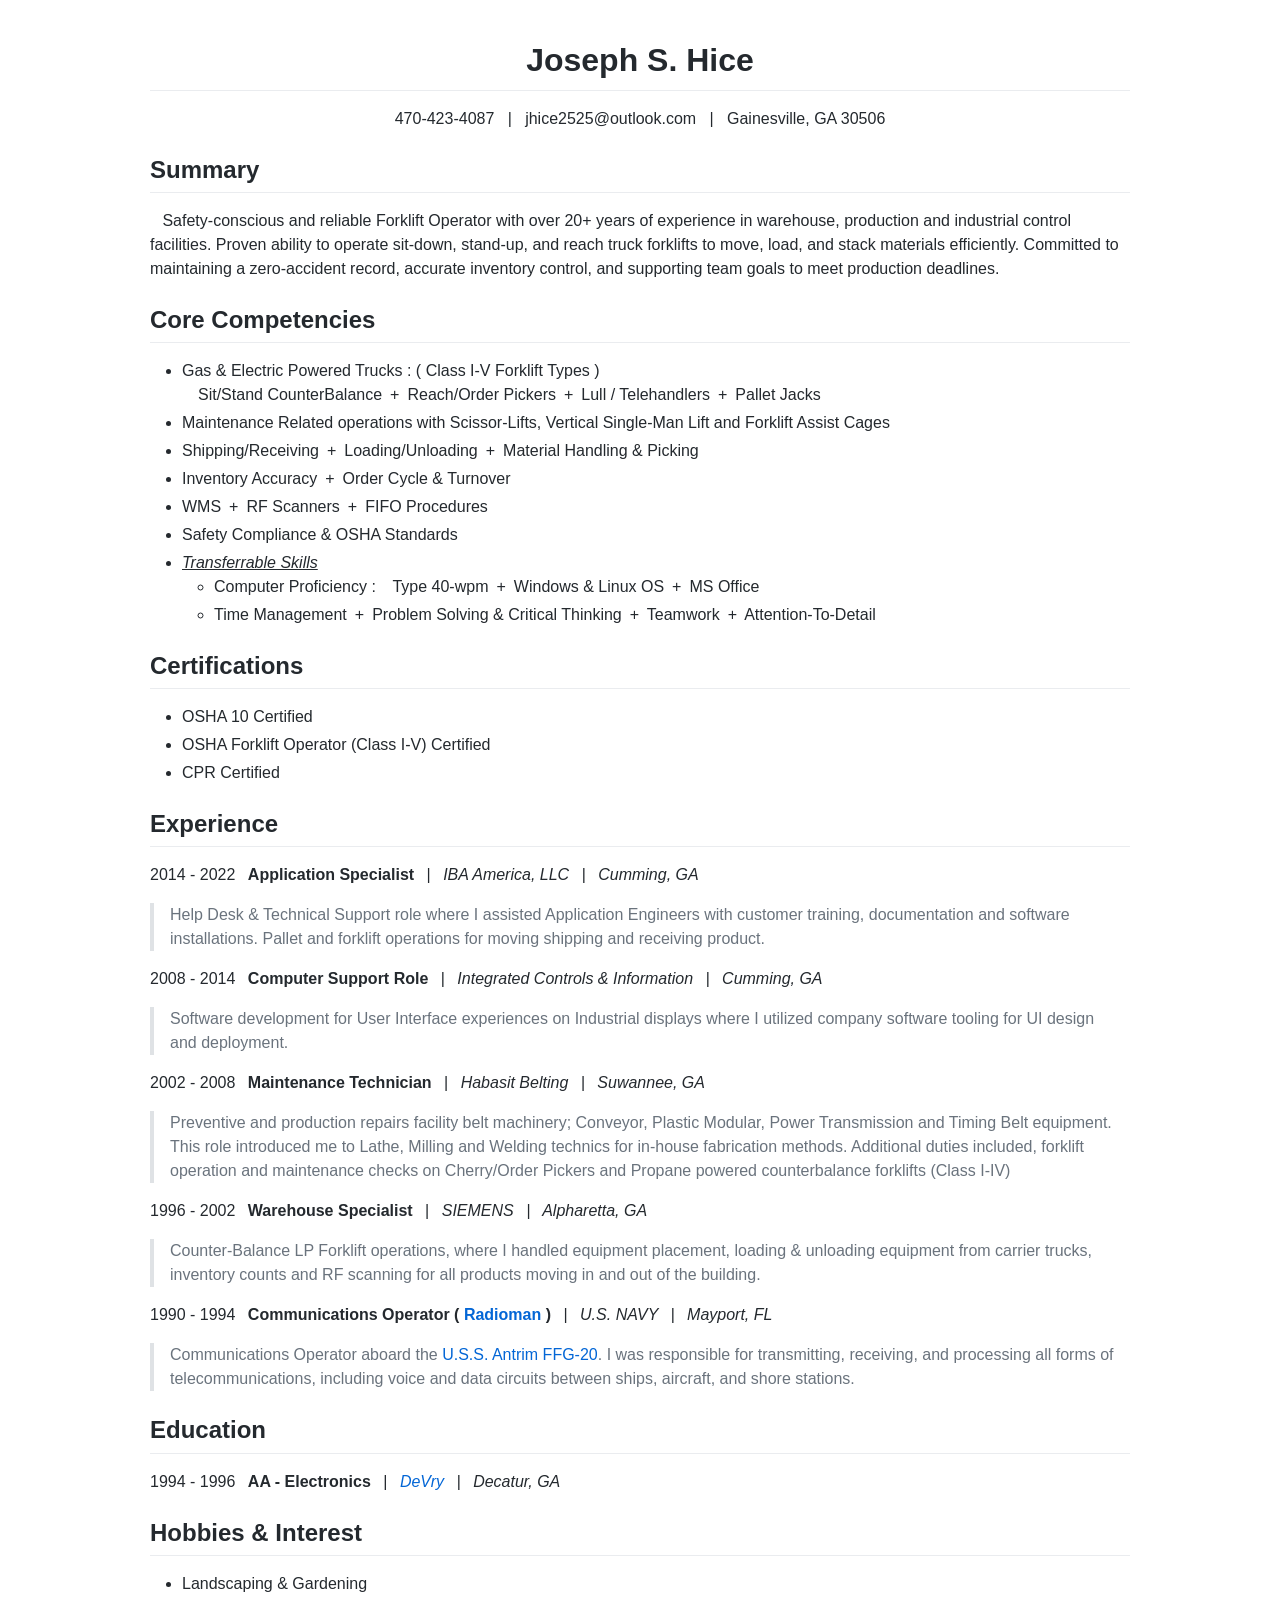
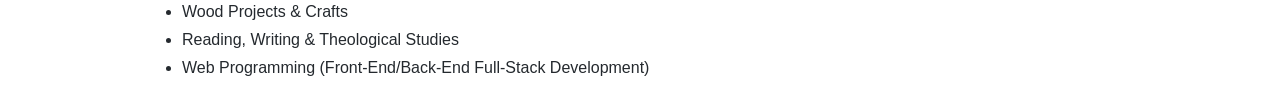
<file: afiles/2026-JH-ForkliftResume.html>
<!DOCTYPE html>
<html>
	<head>
		<meta http-equiv="Content-type" content="text/html;charset=UTF-8">
		<title>2026-JH-ForkliftResume</title>
		<style>
			/* PDF Specific */

@media print {
  body {
    min-width: initial;
    max-width: 100%;
    margin: 0 auto;
  }
}

/* General */

.octicon {
  display: inline-block;
  fill: currentColor;
  vertical-align: text-bottom;
}

.anchor {
  float: left;
  line-height: 1;
  margin-left: -20px;
  padding-right: 4px;
}

.anchor:focus {
  outline: none;
}

h1 .octicon-link,
h2 .octicon-link,
h3 .octicon-link,
h4 .octicon-link,
h5 .octicon-link,
h6 .octicon-link {
  color: #1b1f23;
  vertical-align: middle;
  visibility: hidden;
}

h1:hover .anchor,
h2:hover .anchor,
h3:hover .anchor,
h4:hover .anchor,
h5:hover .anchor,
h6:hover .anchor {
  text-decoration: none;
}

h1:hover .anchor .octicon-link,
h2:hover .anchor .octicon-link,
h3:hover .anchor .octicon-link,
h4:hover .anchor .octicon-link,
h5:hover .anchor .octicon-link,
h6:hover .anchor .octicon-link {
  visibility: visible;
}

h1:hover .anchor .octicon-link:before,
h2:hover .anchor .octicon-link:before,
h3:hover .anchor .octicon-link:before,
h4:hover .anchor .octicon-link:before,
h5:hover .anchor .octicon-link:before,
h6:hover .anchor .octicon-link:before {
  width: 16px;
  height: 16px;
  content: ' ';
  display: inline-block;
  background-image: url("data:image/svg+xml,%3Csvg xmlns='http://www.w3.org/2000/svg' viewBox='0 0 16 16' version='1.1' width='16' height='16' aria-hidden='true'%3E%3Cpath fill-rule='evenodd' d='M4 9h1v1H4c-1.5 0-3-1.69-3-3.5S2.55 3 4 3h4c1.45 0 3 1.69 3 3.5 0 1.41-.91 2.72-2 3.25V8.59c.58-.45 1-1.27 1-2.09C10 5.22 8.98 4 8 4H4c-.98 0-2 1.22-2 2.5S3 9 4 9zm9-3h-1v1h1c1 0 2 1.22 2 2.5S13.98 12 13 12H9c-.98 0-2-1.22-2-2.5 0-.83.42-1.64 1-2.09V6.25c-1.09.53-2 1.84-2 3.25C6 11.31 7.55 13 9 13h4c1.45 0 3-1.69 3-3.5S14.5 6 13 6z'%3E%3C/path%3E%3C/svg%3E");
}

body {
  -ms-text-size-adjust: 100%;
  -webkit-text-size-adjust: 100%;
  -webkit-print-color-adjust: exact;
  font-family: -apple-system, BlinkMacSystemFont, Segoe UI, Helvetica, Arial,
    sans-serif, Apple Color Emoji, Segoe UI Emoji;
  font-size: 16px;
  line-height: 1.5;
  color: #24292e;
  word-wrap: break-word;
  box-sizing: border-box;
  min-width: 200px;
  max-width: 980px;
  margin: 1rem auto;
}

details {
  display: block;
}

summary {
  display: list-item;
}

a {
  background-color: initial;
}

a:active,
a:hover {
  outline-width: 0;
}

strong {
  font-weight: inherit;
  font-weight: bolder;
}

h1 {
  font-size: 2em;
  margin: 0.67em 0;
}

img {
  border-style: none;
}

code,
kbd,
pre {
  font-family: monospace, monospace;
  font-size: 1em;
}

hr {
  box-sizing: initial;
  height: 0;
  overflow: visible;
}

input {
  font: inherit;
  margin: 0;
}

input {
  overflow: visible;
}

[type='checkbox'] {
  box-sizing: border-box;
  padding: 0;
}

* {
  box-sizing: border-box;
}

input {
  font-family: inherit;
  font-size: inherit;
  line-height: inherit;
}

a {
  color: #0366d6;
  text-decoration: none;
}

a:hover {
  text-decoration: underline;
}

strong {
  font-weight: 600;
}

hr {
  height: 0;
  margin: 15px 0;
  overflow: hidden;
  background: transparent;
  border: 0;
  border-bottom: 1px solid #dfe2e5;
}

hr:after,
hr:before {
  display: table;
  content: '';
}

hr:after {
  clear: both;
}

table {
  border-spacing: 0;
  border-collapse: collapse;
}

td,
th {
  padding: 0;
}

details summary {
  cursor: pointer;
}

kbd {
  display: inline-block;
  padding: 3px 5px;
  font: 11px SFMono-Regular, Consolas, Liberation Mono, Menlo, monospace;
  line-height: 10px;
  color: #444d56;
  vertical-align: middle;
  background-color: #fafbfc;
  border: 1px solid #d1d5da;
  border-radius: 3px;
  box-shadow: inset 0 -1px 0 #d1d5da;
}

h1,
h2,
h3,
h4,
h5,
h6 {
  margin-top: 0;
  margin-bottom: 0;
}

h1 {
  font-size: 32px;
}

h1,
h2 {
  font-weight: 600;
}

h2 {
  font-size: 24px;
}

h3 {
  font-size: 20px;
}

h3,
h4 {
  font-weight: 600;
}

h4 {
  font-size: 16px;
}

h5 {
  font-size: 14px;
}

h5,
h6 {
  font-weight: 600;
}

h6 {
  font-size: 12px;
}

p {
  margin-top: 0;
  margin-bottom: 10px;
}

blockquote {
  margin: 0;
}

ol,
ul {
  padding-left: 0;
  margin-top: 0;
  margin-bottom: 0;
}

ol ol,
ul ol {
  list-style-type: lower-roman;
}

ol ol ol,
ol ul ol,
ul ol ol,
ul ul ol {
  list-style-type: lower-alpha;
}

dd {
  margin-left: 0;
}

code,
pre {
  font-family: SFMono-Regular, Consolas, Liberation Mono, Menlo, monospace;
  font-size: 12px;
}

pre {
  margin-top: 0;
  margin-bottom: 0;
}

input::-webkit-inner-spin-button,
input::-webkit-outer-spin-button {
  margin: 0;
  -webkit-appearance: none;
  appearance: none;
}

:checked + .radio-label {
  position: relative;
  z-index: 1;
  border-color: #0366d6;
}

.border {
  border: 1px solid #e1e4e8 !important;
}

.border-0 {
  border: 0 !important;
}

.border-bottom {
  border-bottom: 1px solid #e1e4e8 !important;
}

.rounded-1 {
  border-radius: 3px !important;
}

.bg-white {
  background-color: #fff !important;
}

.bg-gray-light {
  background-color: #fafbfc !important;
}

.text-gray-light {
  color: #6a737d !important;
}

.mb-0 {
  margin-bottom: 0 !important;
}

.my-2 {
  margin-top: 8px !important;
  margin-bottom: 8px !important;
}

.pl-0 {
  padding-left: 0 !important;
}

.py-0 {
  padding-top: 0 !important;
  padding-bottom: 0 !important;
}

.pl-1 {
  padding-left: 4px !important;
}

.pl-2 {
  padding-left: 8px !important;
}

.py-2 {
  padding-top: 8px !important;
  padding-bottom: 8px !important;
}

.pl-3,
.px-3 {
  padding-left: 16px !important;
}

.px-3 {
  padding-right: 16px !important;
}

.pl-4 {
  padding-left: 24px !important;
}

.pl-5 {
  padding-left: 32px !important;
}

.pl-6 {
  padding-left: 40px !important;
}

.f6 {
  font-size: 12px !important;
}

.lh-condensed {
  line-height: 1.25 !important;
}

.text-bold {
  font-weight: 600 !important;
}

.pl-c {
  color: #6a737d;
}

.pl-c1,
.pl-s .pl-v {
  color: #005cc5;
}

.pl-e,
.pl-en {
  color: #6f42c1;
}

.pl-s .pl-s1,
.pl-smi {
  color: #24292e;
}

.pl-ent {
  color: #22863a;
}

.pl-k {
  color: #d73a49;
}

.pl-pds,
.pl-s,
.pl-s .pl-pse .pl-s1,
.pl-sr,
.pl-sr .pl-cce,
.pl-sr .pl-sra,
.pl-sr .pl-sre {
  color: #032f62;
}

.pl-smw,
.pl-v {
  color: #e36209;
}

.pl-bu {
  color: #b31d28;
}

.pl-ii {
  color: #fafbfc;
  background-color: #b31d28;
}

.pl-c2 {
  color: #fafbfc;
  background-color: #d73a49;
}

.pl-c2:before {
  content: '^M';
}

.pl-sr .pl-cce {
  font-weight: 700;
  color: #22863a;
}

.pl-ml {
  color: #735c0f;
}

.pl-mh,
.pl-mh .pl-en,
.pl-ms {
  font-weight: 700;
  color: #005cc5;
}

.pl-mi {
  font-style: italic;
  color: #24292e;
}

.pl-mb {
  font-weight: 700;
  color: #24292e;
}

.pl-md {
  color: #b31d28;
  background-color: #ffeef0;
}

.pl-mi1 {
  color: #22863a;
  background-color: #f0fff4;
}

.pl-mc {
  color: #e36209;
  background-color: #ffebda;
}

.pl-mi2 {
  color: #f6f8fa;
  background-color: #005cc5;
}

.pl-mdr {
  font-weight: 700;
  color: #6f42c1;
}

.pl-ba {
  color: #586069;
}

.pl-sg {
  color: #959da5;
}

.pl-corl {
  text-decoration: underline;
  color: #032f62;
}

.mb-0 {
  margin-bottom: 0 !important;
}

.my-2 {
  margin-bottom: 8px !important;
}

.my-2 {
  margin-top: 8px !important;
}

.pl-0 {
  padding-left: 0 !important;
}

.py-0 {
  padding-top: 0 !important;
  padding-bottom: 0 !important;
}

.pl-1 {
  padding-left: 4px !important;
}

.pl-2 {
  padding-left: 8px !important;
}

.py-2 {
  padding-top: 8px !important;
  padding-bottom: 8px !important;
}

.pl-3 {
  padding-left: 16px !important;
}

.pl-4 {
  padding-left: 24px !important;
}

.pl-5 {
  padding-left: 32px !important;
}

.pl-6 {
  padding-left: 40px !important;
}

.pl-7 {
  padding-left: 48px !important;
}

.pl-8 {
  padding-left: 64px !important;
}

.pl-9 {
  padding-left: 80px !important;
}

.pl-10 {
  padding-left: 96px !important;
}

.pl-11 {
  padding-left: 112px !important;
}

.pl-12 {
  padding-left: 128px !important;
}

hr {
  border-bottom-color: #eee;
}

kbd {
  display: inline-block;
  padding: 3px 5px;
  font: 11px SFMono-Regular, Consolas, Liberation Mono, Menlo, monospace;
  line-height: 10px;
  color: #444d56;
  vertical-align: middle;
  background-color: #fafbfc;
  border: 1px solid #d1d5da;
  border-radius: 3px;
  box-shadow: inset 0 -1px 0 #d1d5da;
}

body:after,
body:before {
  display: table;
  content: '';
}

body:after {
  clear: both;
}

body > :first-child {
  margin-top: 0 !important;
}

body > :last-child {
  margin-bottom: 0 !important;
}

a:not([href]) {
  color: inherit;
  text-decoration: none;
}

blockquote,
details,
dl,
ol,
p,
pre,
table,
ul {
  margin-top: 0;
  margin-bottom: 16px;
}

hr {
  height: 0.25em;
  padding: 0;
  margin: 24px 0;
  background-color: #e1e4e8;
  border: 0;
}

blockquote {
  padding: 0 1em;
  color: #6a737d;
  border-left: 0.25em solid #dfe2e5;
}

blockquote > :first-child {
  margin-top: 0;
}

blockquote > :last-child {
  margin-bottom: 0;
}

h1,
h2,
h3,
h4,
h5,
h6 {
  margin-top: 24px;
  margin-bottom: 16px;
  font-weight: 600;
  line-height: 1.25;
}

h1 {
  font-size: 2em;
}

h1,
h2 {
  padding-bottom: 0.3em;
  border-bottom: 1px solid #eaecef;
}

h2 {
  font-size: 1.5em;
}

h3 {
  font-size: 1.25em;
}

h4 {
  font-size: 1em;
}

h5 {
  font-size: 0.875em;
}

h6 {
  font-size: 0.85em;
  color: #6a737d;
}

ol,
ul {
  padding-left: 2em;
}

ol ol,
ol ul,
ul ol,
ul ul {
  margin-top: 0;
  margin-bottom: 0;
}

li {
  word-wrap: break-all;
}

li > p {
  margin-top: 16px;
}

li + li {
  margin-top: 0.25em;
}

dl {
  padding: 0;
}

dl dt {
  padding: 0;
  margin-top: 16px;
  font-size: 1em;
  font-style: italic;
  font-weight: 600;
}

dl dd {
  padding: 0 16px;
  margin-bottom: 16px;
}

table {
  display: block;
  width: 100%;
  overflow: auto;
}

table th {
  font-weight: 600;
}

table td,
table th {
  padding: 6px 13px;
  border: 1px solid #dfe2e5;
}

table tr {
  background-color: #fff;
  border-top: 1px solid #c6cbd1;
}

table tr:nth-child(2n) {
  background-color: #f6f8fa;
}

img {
  max-width: 80%;
  box-sizing: initial;
  display: block;
  margin-left: auto;
  margin-right: auto;
  background-color: #fff;
}

code {
  padding: 0.2em 0.4em;
  margin: 0;
  font-size: 85%;
  background-color: rgba(27, 31, 35, 0.05);
  border-radius: 3px;
}

pre {
  word-wrap: normal;
}

pre > code {
  padding: 0;
  margin: 0;
  font-size: 100%;
  word-break: normal;
  white-space: pre;
  background: transparent;
  border: 0;
}

.hljs {
  display: block;
  overflow-x: auto;
  padding: 0.5em;
  color: #333;
  -webkit-print-color-adjust: exact;
  background: #f8f8f8;
}

.hljs pre {
  margin-bottom: 0;
  word-break: normal;
}

.hljs pre,
pre {
  padding: 16px;
  overflow: auto;
  font-size: 85%;
  line-height: 1.45;
  background-color: #f6f8fa;
  -webkit-print-color-adjust: exact;

  border-radius: 3px;
}

pre code {
  display: inline;
  max-width: auto;
  padding: 0;
  margin: 0;
  overflow: visible;
  line-height: inherit;
  word-wrap: normal;
  background-color: initial;
  border: 0;
}

.commit-tease-sha {
  display: inline-block;
  font-family: SFMono-Regular, Consolas, Liberation Mono, Menlo, monospace;
  font-size: 90%;
  color: #444d56;
}

.full-commit .btn-outline:not(:disabled):hover {
  color: #005cc5;
  border-color: #005cc5;
}

.blob-wrapper {
  overflow-x: auto;
  overflow-y: hidden;
}

.blob-wrapper-embedded {
  max-height: 240px;
  overflow-y: auto;
}

.blob-num {
  width: 1%;
  min-width: 50px;
  padding-right: 10px;
  padding-left: 10px;
  font-family: SFMono-Regular, Consolas, Liberation Mono, Menlo, monospace;
  font-size: 12px;
  line-height: 20px;
  color: rgba(27, 31, 35, 0.3);
  text-align: right;
  white-space: nowrap;
  vertical-align: top;
  cursor: pointer;
  -webkit-user-select: none;
  -moz-user-select: none;
  -ms-user-select: none;
  user-select: none;
}

.blob-num:hover {
  color: rgba(27, 31, 35, 0.6);
}

.blob-num:before {
  content: attr(data-line-number);
}

.blob-code {
  position: relative;
  padding-right: 10px;
  padding-left: 10px;
  line-height: 20px;
  vertical-align: top;
}

.blob-code-inner {
  overflow: visible;
  font-family: SFMono-Regular, Consolas, Liberation Mono, Menlo, monospace;
  font-size: 12px;
  color: #24292e;
  word-wrap: normal;
  white-space: pre;
}

.pl-token.active,
.pl-token:hover {
  cursor: pointer;
  background: #ffea7f;
}

.tab-size[data-tab-size='1'] {
  -moz-tab-size: 1;
  tab-size: 1;
}

.tab-size[data-tab-size='2'] {
  -moz-tab-size: 2;
  tab-size: 2;
}

.tab-size[data-tab-size='3'] {
  -moz-tab-size: 3;
  tab-size: 3;
}

.tab-size[data-tab-size='4'] {
  -moz-tab-size: 4;
  tab-size: 4;
}

.tab-size[data-tab-size='5'] {
  -moz-tab-size: 5;
  tab-size: 5;
}

.tab-size[data-tab-size='6'] {
  -moz-tab-size: 6;
  tab-size: 6;
}

.tab-size[data-tab-size='7'] {
  -moz-tab-size: 7;
  tab-size: 7;
}

.tab-size[data-tab-size='8'] {
  -moz-tab-size: 8;
  tab-size: 8;
}

.tab-size[data-tab-size='9'] {
  -moz-tab-size: 9;
  tab-size: 9;
}

.tab-size[data-tab-size='10'] {
  -moz-tab-size: 10;
  tab-size: 10;
}

.tab-size[data-tab-size='11'] {
  -moz-tab-size: 11;
  tab-size: 11;
}

.tab-size[data-tab-size='12'] {
  -moz-tab-size: 12;
  tab-size: 12;
}

.task-list-item {
  list-style-type: none;
}

.task-list-item + .task-list-item {
  margin-top: 3px;
}

.task-list-item input {
  margin: 0 0.2em 0.25em -1.6em;
  vertical-align: middle;
}
/*
github.com style (c) Vasily Polovnyov <vast@whiteants.net>
*/
  
  .hljs-comment,
  .hljs-quote {
    color: #998;
    font-style: italic;
  }
  
  .hljs-keyword,
  .hljs-selector-tag,
  .hljs-subst {
    color: #333;
    font-weight: bold;
  }
  
  .hljs-number,
  .hljs-literal,
  .hljs-variable,
  .hljs-template-variable,
  .hljs-tag .hljs-attr {
    color: #008080;
  }
  
  .hljs-string,
  .hljs-doctag {
    color: #d14;
  }
  
  .hljs-title,
  .hljs-section,
  .hljs-selector-id {
    color: #900;
    font-weight: bold;
  }
  
  .hljs-subst {
    font-weight: normal;
  }
  
  .hljs-type,
  .hljs-class .hljs-title {
    color: #458;
    font-weight: bold;
  }
  
  .hljs-tag,
  .hljs-name,
  .hljs-attribute {
    color: #000080;
    font-weight: normal;
  }
  
  .hljs-regexp,
  .hljs-link {
    color: #009926;
  }
  
  .hljs-symbol,
  .hljs-bullet {
    color: #990073;
  }
  
  .hljs-built_in,
  .hljs-builtin-name {
    color: #0086b3;
  }
  
  .hljs-meta {
    color: #999;
    font-weight: bold;
  }
  
  .hljs-deletion {
    background: #fdd;
  }
  
  .hljs-addition {
    background: #dfd;
  }
  
  .hljs-emphasis {
    font-style: italic;
  }
  
  .hljs-strong {
    font-weight: bold;
  }
		</style>
	</head>
	<body>
		<nav id="table-of-contents">
			
		</nav>
		<main>
			<div id="header" style="text-align:center">
<h1> Joseph S. Hice </h1>
<p>470-423-4087 &nbsp;&nbsp;|&nbsp;&nbsp; jhice2525@outlook.com &nbsp;&nbsp;|&nbsp;&nbsp; Gainesville, GA 30506</p><p>
</p></div>
<h2 id="summary" tabindex="-1"><a class="anchor" href="#summary" aria-hidden="true"><span class="octicon octicon-link"></span></a> Summary</h2>
<p>  Safety-conscious and reliable Forklift Operator with over 20+ years of experience in warehouse, production and industrial control facilities. Proven ability to operate sit-down, stand-up, and reach truck forklifts to move, load, and stack materials efficiently. Committed to maintaining a zero-accident record, accurate inventory control, and supporting team goals to meet production deadlines.</p>
<h2 id="core-competencies" tabindex="-1"><a class="anchor" href="#core-competencies" aria-hidden="true"><span class="octicon octicon-link"></span></a> Core Competencies</h2>
<ul>
<li>Gas &amp; Electric Powered Trucks :  ( Class I-V Forklift Types )<br>
 Sit/Stand CounterBalance + Reach/Order Pickers + Lull / Telehandlers + Pallet Jacks</li>
<li>Maintenance Related operations with Scissor-Lifts, Vertical Single-Man Lift and Forklift Assist Cages</li>
<li>Shipping/Receiving + Loading/Unloading + Material Handling &amp; Picking</li>
<li>Inventory Accuracy + Order Cycle &amp; Turnover</li>
<li>WMS + RF Scanners + FIFO Procedures</li>
<li>Safety Compliance &amp; OSHA Standards</li>
<li><ins><em>Transferrable Skills</em></ins>
<ul>
<li>Computer Proficiency :   Type 40-wpm + Windows &amp; Linux OS + MS Office</li>
<li>Time Management + Problem Solving &amp; Critical Thinking + Teamwork + Attention-To-Detail</li>
</ul>
</li>
</ul>
<h2 id="certifications" tabindex="-1"><a class="anchor" href="#certifications" aria-hidden="true"><span class="octicon octicon-link"></span></a> Certifications</h2>
<ul>
<li>OSHA 10 Certified</li>
<li>OSHA Forklift Operator (Class I-V) Certified</li>
<li>CPR Certified</li>
</ul>
<h2 id="experience" tabindex="-1"><a class="anchor" href="#experience" aria-hidden="true"><span class="octicon octicon-link"></span></a> Experience</h2>
<p>2014 - 2022   <strong>Application Specialist</strong>  |  <em>IBA America, LLC  |  Cumming, GA</em></p>
<blockquote>
<p>Help Desk &amp; Technical Support role where I assisted Application Engineers with customer training, documentation and software installations. Pallet and forklift operations for moving shipping and receiving product.</p>
</blockquote>
<p>2008 - 2014   <strong>Computer Support Role</strong>  |  <em>Integrated Controls &amp; Information  |  Cumming, GA</em></p>
<blockquote>
<p>Software development for User Interface experiences on Industrial displays where I utilized company software tooling for UI design and deployment.</p>
</blockquote>
<p>2002 - 2008   <strong>Maintenance Technician</strong>  |  <em>Habasit Belting  |  Suwannee, GA</em></p>
<blockquote>
<p>Preventive and production repairs facility belt machinery; Conveyor, Plastic Modular, Power Transmission and Timing Belt equipment. This role introduced me to Lathe, Milling and Welding technics for in-house fabrication methods. Additional duties included, forklift operation and maintenance checks on Cherry/Order Pickers and Propane powered counterbalance forklifts (Class I-IV)</p>
</blockquote>
<p>1996 - 2002   <strong>Warehouse Specialist</strong>  |  <em>SIEMENS  |  Alpharetta, GA</em></p>
<blockquote>
<p>Counter-Balance LP Forklift operations, where I handled equipment placement, loading &amp; unloading equipment from carrier trucks, inventory counts and RF scanning for all products moving in and out of the building.</p>
</blockquote>
<p>1990 - 1994   <strong>Communications Operator ( <a href="https://en.wikipedia.org/wiki/Radioman">Radioman</a> )</strong>  |  <em>U.S. NAVY  |  Mayport, FL</em></p>
<blockquote>
<p>Communications Operator aboard the <a href="https://en.wikipedia.org/wiki/USS_Antrim_(FFG-20)">U.S.S. Antrim FFG-20</a>. I was responsible for transmitting, receiving, and processing all forms of telecommunications, including voice and data circuits between ships, aircraft, and shore stations.</p>
</blockquote>
<h2 id="education" tabindex="-1"><a class="anchor" href="#education" aria-hidden="true"><span class="octicon octicon-link"></span></a> Education</h2>
<p>1994 - 1996   <strong>AA - Electronics</strong>  |  <em><a href="https://www.devry.edu/about/campus-locations/georgia/decatur.html">DeVry</a>  |  Decatur, GA</em></p>
<h2 id="hobbies-interest" tabindex="-1"><a class="anchor" href="#hobbies-interest" aria-hidden="true"><span class="octicon octicon-link"></span></a> Hobbies &amp; Interest</h2>
<ul>
<li>Landscaping &amp; Gardening</li>
<li>Wood Projects &amp; Crafts</li>
<li>Reading, Writing &amp; Theological Studies</li>
<li>Web Programming (Front-End/Back-End Full-Stack Development)</li>
</ul>

		</main>
	</body>
</html>
</file>
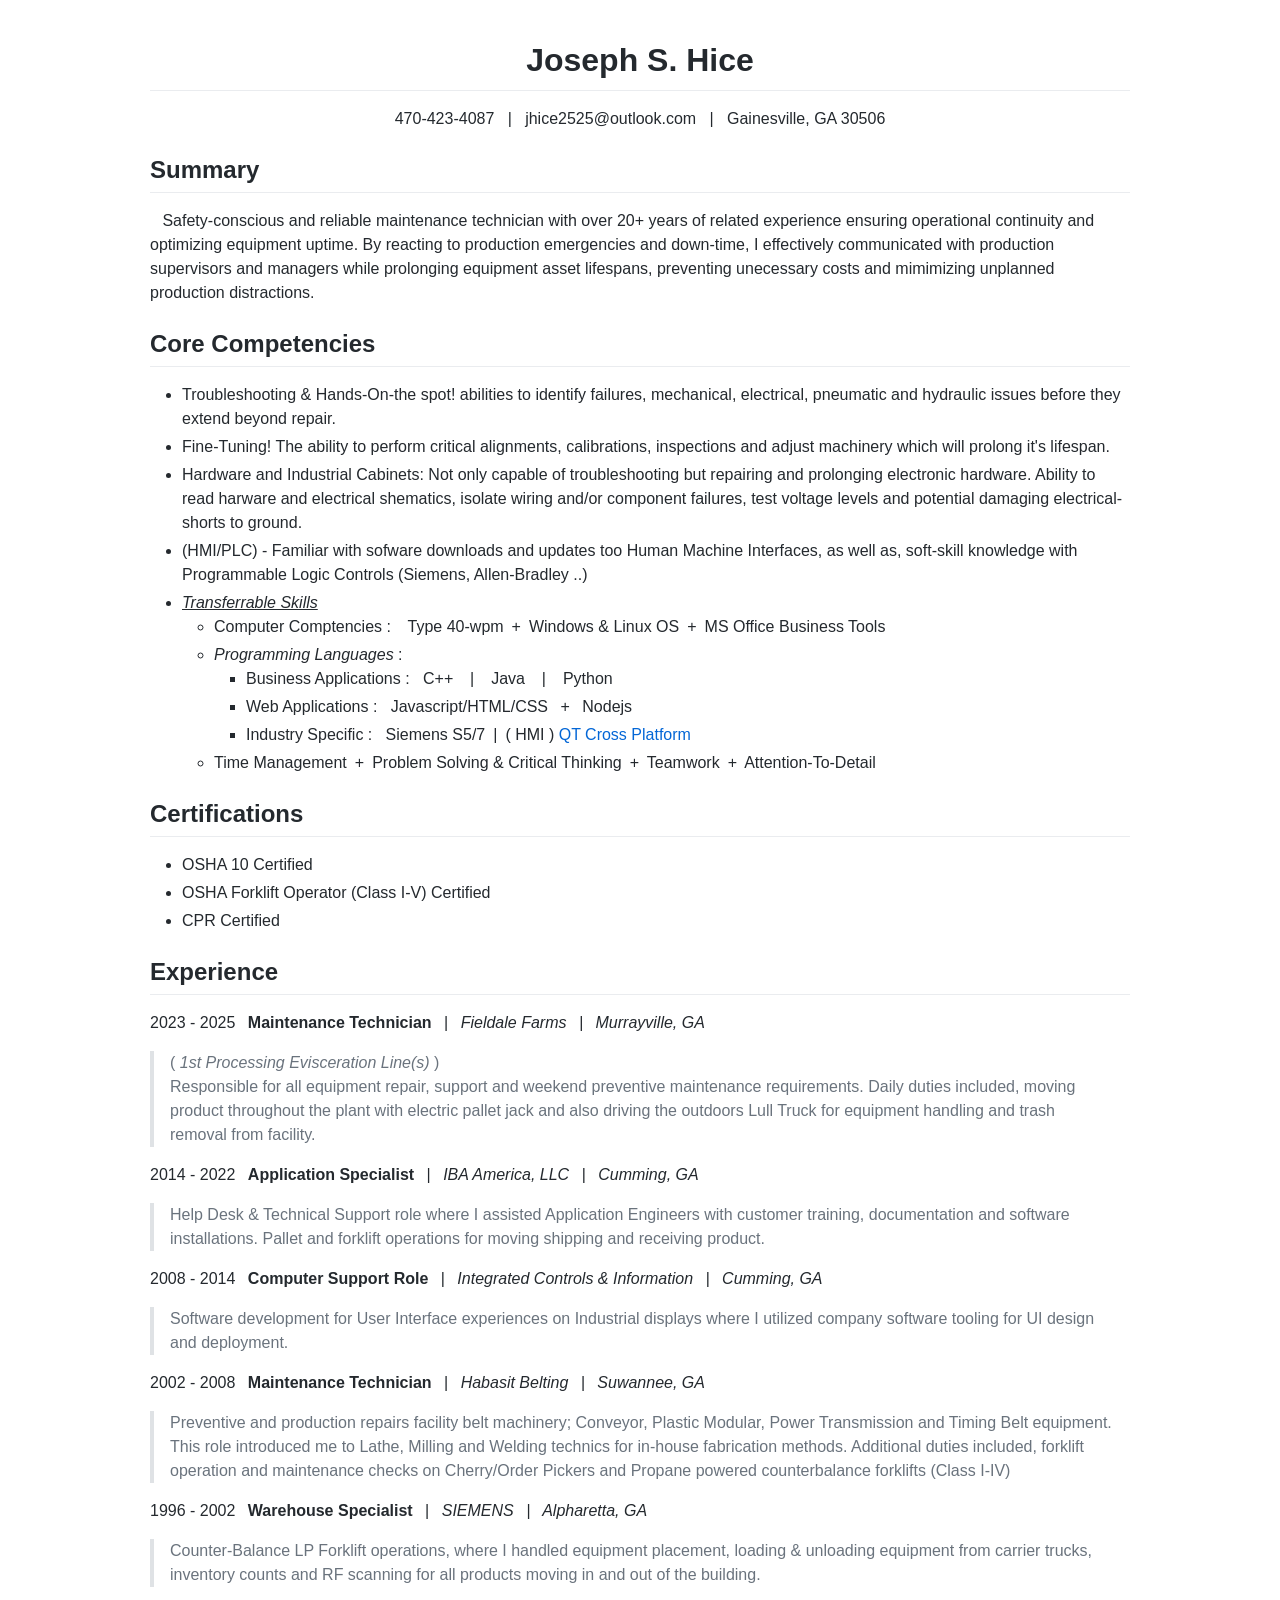
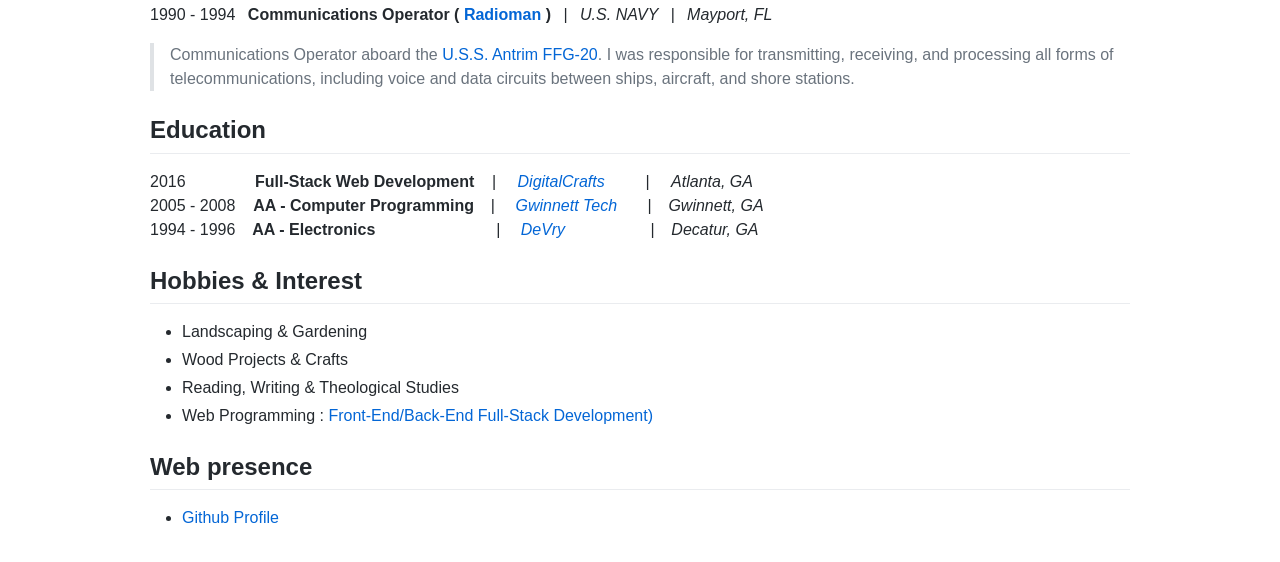
<file: afiles/2026-JH-PoultryMaint-Resume.html>
<!DOCTYPE html>
<html>
	<head>
		<meta http-equiv="Content-type" content="text/html;charset=UTF-8">
		<title>2026-JH-PoultryMaint-Resume</title>
		<style>
			/* PDF Specific */

@media print {
  body {
    min-width: initial;
    max-width: 100%;
    margin: 0 auto;
  }
}

/* General */

.octicon {
  display: inline-block;
  fill: currentColor;
  vertical-align: text-bottom;
}

.anchor {
  float: left;
  line-height: 1;
  margin-left: -20px;
  padding-right: 4px;
}

.anchor:focus {
  outline: none;
}

h1 .octicon-link,
h2 .octicon-link,
h3 .octicon-link,
h4 .octicon-link,
h5 .octicon-link,
h6 .octicon-link {
  color: #1b1f23;
  vertical-align: middle;
  visibility: hidden;
}

h1:hover .anchor,
h2:hover .anchor,
h3:hover .anchor,
h4:hover .anchor,
h5:hover .anchor,
h6:hover .anchor {
  text-decoration: none;
}

h1:hover .anchor .octicon-link,
h2:hover .anchor .octicon-link,
h3:hover .anchor .octicon-link,
h4:hover .anchor .octicon-link,
h5:hover .anchor .octicon-link,
h6:hover .anchor .octicon-link {
  visibility: visible;
}

h1:hover .anchor .octicon-link:before,
h2:hover .anchor .octicon-link:before,
h3:hover .anchor .octicon-link:before,
h4:hover .anchor .octicon-link:before,
h5:hover .anchor .octicon-link:before,
h6:hover .anchor .octicon-link:before {
  width: 16px;
  height: 16px;
  content: ' ';
  display: inline-block;
  background-image: url("data:image/svg+xml,%3Csvg xmlns='http://www.w3.org/2000/svg' viewBox='0 0 16 16' version='1.1' width='16' height='16' aria-hidden='true'%3E%3Cpath fill-rule='evenodd' d='M4 9h1v1H4c-1.5 0-3-1.69-3-3.5S2.55 3 4 3h4c1.45 0 3 1.69 3 3.5 0 1.41-.91 2.72-2 3.25V8.59c.58-.45 1-1.27 1-2.09C10 5.22 8.98 4 8 4H4c-.98 0-2 1.22-2 2.5S3 9 4 9zm9-3h-1v1h1c1 0 2 1.22 2 2.5S13.98 12 13 12H9c-.98 0-2-1.22-2-2.5 0-.83.42-1.64 1-2.09V6.25c-1.09.53-2 1.84-2 3.25C6 11.31 7.55 13 9 13h4c1.45 0 3-1.69 3-3.5S14.5 6 13 6z'%3E%3C/path%3E%3C/svg%3E");
}

body {
  -ms-text-size-adjust: 100%;
  -webkit-text-size-adjust: 100%;
  -webkit-print-color-adjust: exact;
  font-family: -apple-system, BlinkMacSystemFont, Segoe UI, Helvetica, Arial,
    sans-serif, Apple Color Emoji, Segoe UI Emoji;
  font-size: 16px;
  line-height: 1.5;
  color: #24292e;
  word-wrap: break-word;
  box-sizing: border-box;
  min-width: 200px;
  max-width: 980px;
  margin: 1rem auto;
}

details {
  display: block;
}

summary {
  display: list-item;
}

a {
  background-color: initial;
}

a:active,
a:hover {
  outline-width: 0;
}

strong {
  font-weight: inherit;
  font-weight: bolder;
}

h1 {
  font-size: 2em;
  margin: 0.67em 0;
}

img {
  border-style: none;
}

code,
kbd,
pre {
  font-family: monospace, monospace;
  font-size: 1em;
}

hr {
  box-sizing: initial;
  height: 0;
  overflow: visible;
}

input {
  font: inherit;
  margin: 0;
}

input {
  overflow: visible;
}

[type='checkbox'] {
  box-sizing: border-box;
  padding: 0;
}

* {
  box-sizing: border-box;
}

input {
  font-family: inherit;
  font-size: inherit;
  line-height: inherit;
}

a {
  color: #0366d6;
  text-decoration: none;
}

a:hover {
  text-decoration: underline;
}

strong {
  font-weight: 600;
}

hr {
  height: 0;
  margin: 15px 0;
  overflow: hidden;
  background: transparent;
  border: 0;
  border-bottom: 1px solid #dfe2e5;
}

hr:after,
hr:before {
  display: table;
  content: '';
}

hr:after {
  clear: both;
}

table {
  border-spacing: 0;
  border-collapse: collapse;
}

td,
th {
  padding: 0;
}

details summary {
  cursor: pointer;
}

kbd {
  display: inline-block;
  padding: 3px 5px;
  font: 11px SFMono-Regular, Consolas, Liberation Mono, Menlo, monospace;
  line-height: 10px;
  color: #444d56;
  vertical-align: middle;
  background-color: #fafbfc;
  border: 1px solid #d1d5da;
  border-radius: 3px;
  box-shadow: inset 0 -1px 0 #d1d5da;
}

h1,
h2,
h3,
h4,
h5,
h6 {
  margin-top: 0;
  margin-bottom: 0;
}

h1 {
  font-size: 32px;
}

h1,
h2 {
  font-weight: 600;
}

h2 {
  font-size: 24px;
}

h3 {
  font-size: 20px;
}

h3,
h4 {
  font-weight: 600;
}

h4 {
  font-size: 16px;
}

h5 {
  font-size: 14px;
}

h5,
h6 {
  font-weight: 600;
}

h6 {
  font-size: 12px;
}

p {
  margin-top: 0;
  margin-bottom: 10px;
}

blockquote {
  margin: 0;
}

ol,
ul {
  padding-left: 0;
  margin-top: 0;
  margin-bottom: 0;
}

ol ol,
ul ol {
  list-style-type: lower-roman;
}

ol ol ol,
ol ul ol,
ul ol ol,
ul ul ol {
  list-style-type: lower-alpha;
}

dd {
  margin-left: 0;
}

code,
pre {
  font-family: SFMono-Regular, Consolas, Liberation Mono, Menlo, monospace;
  font-size: 12px;
}

pre {
  margin-top: 0;
  margin-bottom: 0;
}

input::-webkit-inner-spin-button,
input::-webkit-outer-spin-button {
  margin: 0;
  -webkit-appearance: none;
  appearance: none;
}

:checked + .radio-label {
  position: relative;
  z-index: 1;
  border-color: #0366d6;
}

.border {
  border: 1px solid #e1e4e8 !important;
}

.border-0 {
  border: 0 !important;
}

.border-bottom {
  border-bottom: 1px solid #e1e4e8 !important;
}

.rounded-1 {
  border-radius: 3px !important;
}

.bg-white {
  background-color: #fff !important;
}

.bg-gray-light {
  background-color: #fafbfc !important;
}

.text-gray-light {
  color: #6a737d !important;
}

.mb-0 {
  margin-bottom: 0 !important;
}

.my-2 {
  margin-top: 8px !important;
  margin-bottom: 8px !important;
}

.pl-0 {
  padding-left: 0 !important;
}

.py-0 {
  padding-top: 0 !important;
  padding-bottom: 0 !important;
}

.pl-1 {
  padding-left: 4px !important;
}

.pl-2 {
  padding-left: 8px !important;
}

.py-2 {
  padding-top: 8px !important;
  padding-bottom: 8px !important;
}

.pl-3,
.px-3 {
  padding-left: 16px !important;
}

.px-3 {
  padding-right: 16px !important;
}

.pl-4 {
  padding-left: 24px !important;
}

.pl-5 {
  padding-left: 32px !important;
}

.pl-6 {
  padding-left: 40px !important;
}

.f6 {
  font-size: 12px !important;
}

.lh-condensed {
  line-height: 1.25 !important;
}

.text-bold {
  font-weight: 600 !important;
}

.pl-c {
  color: #6a737d;
}

.pl-c1,
.pl-s .pl-v {
  color: #005cc5;
}

.pl-e,
.pl-en {
  color: #6f42c1;
}

.pl-s .pl-s1,
.pl-smi {
  color: #24292e;
}

.pl-ent {
  color: #22863a;
}

.pl-k {
  color: #d73a49;
}

.pl-pds,
.pl-s,
.pl-s .pl-pse .pl-s1,
.pl-sr,
.pl-sr .pl-cce,
.pl-sr .pl-sra,
.pl-sr .pl-sre {
  color: #032f62;
}

.pl-smw,
.pl-v {
  color: #e36209;
}

.pl-bu {
  color: #b31d28;
}

.pl-ii {
  color: #fafbfc;
  background-color: #b31d28;
}

.pl-c2 {
  color: #fafbfc;
  background-color: #d73a49;
}

.pl-c2:before {
  content: '^M';
}

.pl-sr .pl-cce {
  font-weight: 700;
  color: #22863a;
}

.pl-ml {
  color: #735c0f;
}

.pl-mh,
.pl-mh .pl-en,
.pl-ms {
  font-weight: 700;
  color: #005cc5;
}

.pl-mi {
  font-style: italic;
  color: #24292e;
}

.pl-mb {
  font-weight: 700;
  color: #24292e;
}

.pl-md {
  color: #b31d28;
  background-color: #ffeef0;
}

.pl-mi1 {
  color: #22863a;
  background-color: #f0fff4;
}

.pl-mc {
  color: #e36209;
  background-color: #ffebda;
}

.pl-mi2 {
  color: #f6f8fa;
  background-color: #005cc5;
}

.pl-mdr {
  font-weight: 700;
  color: #6f42c1;
}

.pl-ba {
  color: #586069;
}

.pl-sg {
  color: #959da5;
}

.pl-corl {
  text-decoration: underline;
  color: #032f62;
}

.mb-0 {
  margin-bottom: 0 !important;
}

.my-2 {
  margin-bottom: 8px !important;
}

.my-2 {
  margin-top: 8px !important;
}

.pl-0 {
  padding-left: 0 !important;
}

.py-0 {
  padding-top: 0 !important;
  padding-bottom: 0 !important;
}

.pl-1 {
  padding-left: 4px !important;
}

.pl-2 {
  padding-left: 8px !important;
}

.py-2 {
  padding-top: 8px !important;
  padding-bottom: 8px !important;
}

.pl-3 {
  padding-left: 16px !important;
}

.pl-4 {
  padding-left: 24px !important;
}

.pl-5 {
  padding-left: 32px !important;
}

.pl-6 {
  padding-left: 40px !important;
}

.pl-7 {
  padding-left: 48px !important;
}

.pl-8 {
  padding-left: 64px !important;
}

.pl-9 {
  padding-left: 80px !important;
}

.pl-10 {
  padding-left: 96px !important;
}

.pl-11 {
  padding-left: 112px !important;
}

.pl-12 {
  padding-left: 128px !important;
}

hr {
  border-bottom-color: #eee;
}

kbd {
  display: inline-block;
  padding: 3px 5px;
  font: 11px SFMono-Regular, Consolas, Liberation Mono, Menlo, monospace;
  line-height: 10px;
  color: #444d56;
  vertical-align: middle;
  background-color: #fafbfc;
  border: 1px solid #d1d5da;
  border-radius: 3px;
  box-shadow: inset 0 -1px 0 #d1d5da;
}

body:after,
body:before {
  display: table;
  content: '';
}

body:after {
  clear: both;
}

body > :first-child {
  margin-top: 0 !important;
}

body > :last-child {
  margin-bottom: 0 !important;
}

a:not([href]) {
  color: inherit;
  text-decoration: none;
}

blockquote,
details,
dl,
ol,
p,
pre,
table,
ul {
  margin-top: 0;
  margin-bottom: 16px;
}

hr {
  height: 0.25em;
  padding: 0;
  margin: 24px 0;
  background-color: #e1e4e8;
  border: 0;
}

blockquote {
  padding: 0 1em;
  color: #6a737d;
  border-left: 0.25em solid #dfe2e5;
}

blockquote > :first-child {
  margin-top: 0;
}

blockquote > :last-child {
  margin-bottom: 0;
}

h1,
h2,
h3,
h4,
h5,
h6 {
  margin-top: 24px;
  margin-bottom: 16px;
  font-weight: 600;
  line-height: 1.25;
}

h1 {
  font-size: 2em;
}

h1,
h2 {
  padding-bottom: 0.3em;
  border-bottom: 1px solid #eaecef;
}

h2 {
  font-size: 1.5em;
}

h3 {
  font-size: 1.25em;
}

h4 {
  font-size: 1em;
}

h5 {
  font-size: 0.875em;
}

h6 {
  font-size: 0.85em;
  color: #6a737d;
}

ol,
ul {
  padding-left: 2em;
}

ol ol,
ol ul,
ul ol,
ul ul {
  margin-top: 0;
  margin-bottom: 0;
}

li {
  word-wrap: break-all;
}

li > p {
  margin-top: 16px;
}

li + li {
  margin-top: 0.25em;
}

dl {
  padding: 0;
}

dl dt {
  padding: 0;
  margin-top: 16px;
  font-size: 1em;
  font-style: italic;
  font-weight: 600;
}

dl dd {
  padding: 0 16px;
  margin-bottom: 16px;
}

table {
  display: block;
  width: 100%;
  overflow: auto;
}

table th {
  font-weight: 600;
}

table td,
table th {
  padding: 6px 13px;
  border: 1px solid #dfe2e5;
}

table tr {
  background-color: #fff;
  border-top: 1px solid #c6cbd1;
}

table tr:nth-child(2n) {
  background-color: #f6f8fa;
}

img {
  max-width: 80%;
  box-sizing: initial;
  display: block;
  margin-left: auto;
  margin-right: auto;
  background-color: #fff;
}

code {
  padding: 0.2em 0.4em;
  margin: 0;
  font-size: 85%;
  background-color: rgba(27, 31, 35, 0.05);
  border-radius: 3px;
}

pre {
  word-wrap: normal;
}

pre > code {
  padding: 0;
  margin: 0;
  font-size: 100%;
  word-break: normal;
  white-space: pre;
  background: transparent;
  border: 0;
}

.hljs {
  display: block;
  overflow-x: auto;
  padding: 0.5em;
  color: #333;
  -webkit-print-color-adjust: exact;
  background: #f8f8f8;
}

.hljs pre {
  margin-bottom: 0;
  word-break: normal;
}

.hljs pre,
pre {
  padding: 16px;
  overflow: auto;
  font-size: 85%;
  line-height: 1.45;
  background-color: #f6f8fa;
  -webkit-print-color-adjust: exact;

  border-radius: 3px;
}

pre code {
  display: inline;
  max-width: auto;
  padding: 0;
  margin: 0;
  overflow: visible;
  line-height: inherit;
  word-wrap: normal;
  background-color: initial;
  border: 0;
}

.commit-tease-sha {
  display: inline-block;
  font-family: SFMono-Regular, Consolas, Liberation Mono, Menlo, monospace;
  font-size: 90%;
  color: #444d56;
}

.full-commit .btn-outline:not(:disabled):hover {
  color: #005cc5;
  border-color: #005cc5;
}

.blob-wrapper {
  overflow-x: auto;
  overflow-y: hidden;
}

.blob-wrapper-embedded {
  max-height: 240px;
  overflow-y: auto;
}

.blob-num {
  width: 1%;
  min-width: 50px;
  padding-right: 10px;
  padding-left: 10px;
  font-family: SFMono-Regular, Consolas, Liberation Mono, Menlo, monospace;
  font-size: 12px;
  line-height: 20px;
  color: rgba(27, 31, 35, 0.3);
  text-align: right;
  white-space: nowrap;
  vertical-align: top;
  cursor: pointer;
  -webkit-user-select: none;
  -moz-user-select: none;
  -ms-user-select: none;
  user-select: none;
}

.blob-num:hover {
  color: rgba(27, 31, 35, 0.6);
}

.blob-num:before {
  content: attr(data-line-number);
}

.blob-code {
  position: relative;
  padding-right: 10px;
  padding-left: 10px;
  line-height: 20px;
  vertical-align: top;
}

.blob-code-inner {
  overflow: visible;
  font-family: SFMono-Regular, Consolas, Liberation Mono, Menlo, monospace;
  font-size: 12px;
  color: #24292e;
  word-wrap: normal;
  white-space: pre;
}

.pl-token.active,
.pl-token:hover {
  cursor: pointer;
  background: #ffea7f;
}

.tab-size[data-tab-size='1'] {
  -moz-tab-size: 1;
  tab-size: 1;
}

.tab-size[data-tab-size='2'] {
  -moz-tab-size: 2;
  tab-size: 2;
}

.tab-size[data-tab-size='3'] {
  -moz-tab-size: 3;
  tab-size: 3;
}

.tab-size[data-tab-size='4'] {
  -moz-tab-size: 4;
  tab-size: 4;
}

.tab-size[data-tab-size='5'] {
  -moz-tab-size: 5;
  tab-size: 5;
}

.tab-size[data-tab-size='6'] {
  -moz-tab-size: 6;
  tab-size: 6;
}

.tab-size[data-tab-size='7'] {
  -moz-tab-size: 7;
  tab-size: 7;
}

.tab-size[data-tab-size='8'] {
  -moz-tab-size: 8;
  tab-size: 8;
}

.tab-size[data-tab-size='9'] {
  -moz-tab-size: 9;
  tab-size: 9;
}

.tab-size[data-tab-size='10'] {
  -moz-tab-size: 10;
  tab-size: 10;
}

.tab-size[data-tab-size='11'] {
  -moz-tab-size: 11;
  tab-size: 11;
}

.tab-size[data-tab-size='12'] {
  -moz-tab-size: 12;
  tab-size: 12;
}

.task-list-item {
  list-style-type: none;
}

.task-list-item + .task-list-item {
  margin-top: 3px;
}

.task-list-item input {
  margin: 0 0.2em 0.25em -1.6em;
  vertical-align: middle;
}
/*
github.com style (c) Vasily Polovnyov <vast@whiteants.net>
*/
  
  .hljs-comment,
  .hljs-quote {
    color: #998;
    font-style: italic;
  }
  
  .hljs-keyword,
  .hljs-selector-tag,
  .hljs-subst {
    color: #333;
    font-weight: bold;
  }
  
  .hljs-number,
  .hljs-literal,
  .hljs-variable,
  .hljs-template-variable,
  .hljs-tag .hljs-attr {
    color: #008080;
  }
  
  .hljs-string,
  .hljs-doctag {
    color: #d14;
  }
  
  .hljs-title,
  .hljs-section,
  .hljs-selector-id {
    color: #900;
    font-weight: bold;
  }
  
  .hljs-subst {
    font-weight: normal;
  }
  
  .hljs-type,
  .hljs-class .hljs-title {
    color: #458;
    font-weight: bold;
  }
  
  .hljs-tag,
  .hljs-name,
  .hljs-attribute {
    color: #000080;
    font-weight: normal;
  }
  
  .hljs-regexp,
  .hljs-link {
    color: #009926;
  }
  
  .hljs-symbol,
  .hljs-bullet {
    color: #990073;
  }
  
  .hljs-built_in,
  .hljs-builtin-name {
    color: #0086b3;
  }
  
  .hljs-meta {
    color: #999;
    font-weight: bold;
  }
  
  .hljs-deletion {
    background: #fdd;
  }
  
  .hljs-addition {
    background: #dfd;
  }
  
  .hljs-emphasis {
    font-style: italic;
  }
  
  .hljs-strong {
    font-weight: bold;
  }
		</style>
	</head>
	<body>
		<nav id="table-of-contents">
			
		</nav>
		<main>
			<div id="header" style="text-align:center">
<h1> Joseph S. Hice </h1>
<p>470-423-4087 &nbsp;&nbsp;|&nbsp;&nbsp; jhice2525@outlook.com &nbsp;&nbsp;|&nbsp;&nbsp; Gainesville, GA 30506</p><p>
</p></div>
<h2 id="summary" tabindex="-1"><a class="anchor" href="#summary" aria-hidden="true"><span class="octicon octicon-link"></span></a> Summary</h2>
<p>  Safety-conscious and reliable maintenance technician with over 20+ years of related experience ensuring operational continuity and optimizing equipment uptime. By reacting to production emergencies and down-time, I effectively communicated with production supervisors and managers while prolonging equipment asset lifespans, preventing unecessary costs and mimimizing unplanned production distractions.</p>
<h2 id="core-competencies" tabindex="-1"><a class="anchor" href="#core-competencies" aria-hidden="true"><span class="octicon octicon-link"></span></a> Core Competencies</h2>
<ul>
<li>Troubleshooting &amp; Hands-On-the spot! abilities to identify failures, mechanical, electrical, pneumatic and hydraulic issues before they extend beyond repair.</li>
<li>Fine-Tuning! The ability to perform critical alignments, calibrations, inspections and adjust machinery which will prolong it's lifespan.</li>
<li>Hardware and Industrial Cabinets: Not only capable of troubleshooting but repairing and prolonging electronic hardware. Ability to read harware and electrical shematics, isolate wiring and/or component failures, test voltage levels and potential damaging electrical-shorts to ground.</li>
<li>(HMI/PLC) - Familiar with sofware downloads and updates too Human Machine Interfaces, as well as, soft-skill knowledge with Programmable Logic Controls (Siemens, Allen-Bradley ..)</li>
<li><ins><em>Transferrable Skills</em></ins>
<ul>
<li>Computer Comptencies :   Type 40-wpm + Windows &amp; Linux OS + MS Office Business Tools</li>
<li><em>Programming Languages</em> :
<ul>
<li>Business Applications : &nbsp; C++   |   Java   |   Python</li>
<li>Web Applications : &nbsp; Javascript/HTML/CSS  +  Nodejs</li>
<li>Industry Specific : &nbsp; Siemens S5/7 | ( HMI ) <a href="https://www.qt.io/">QT Cross Platform</a></li>
</ul>
</li>
<li>Time Management + Problem Solving &amp; Critical Thinking + Teamwork + Attention-To-Detail</li>
</ul>
</li>
</ul>
<h2 id="certifications" tabindex="-1"><a class="anchor" href="#certifications" aria-hidden="true"><span class="octicon octicon-link"></span></a> Certifications</h2>
<ul>
<li>OSHA 10 Certified</li>
<li>OSHA Forklift Operator (Class I-V) Certified</li>
<li>CPR Certified</li>
</ul>
<h2 id="experience" tabindex="-1"><a class="anchor" href="#experience" aria-hidden="true"><span class="octicon octicon-link"></span></a> Experience</h2>
<p>2023 - 2025   <strong>Maintenance Technician</strong>  |  <em>Fieldale Farms  |  Murrayville, GA</em></p>
<blockquote>
<p>( <em>1st Processing Evisceration Line(s)</em> )<br>
Responsible for all equipment repair, support and weekend preventive maintenance requirements. Daily duties included, moving product throughout the plant with electric pallet jack and also driving the outdoors Lull Truck for equipment handling and trash removal from facility.</p>
</blockquote>
<p>2014 - 2022   <strong>Application Specialist</strong>  |  <em>IBA America, LLC  |  Cumming, GA</em></p>
<blockquote>
<p>Help Desk &amp; Technical Support role where I assisted Application Engineers with customer training, documentation and software installations. Pallet and forklift operations for moving shipping and receiving product.</p>
</blockquote>
<p>2008 - 2014   <strong>Computer Support Role</strong>  |  <em>Integrated Controls &amp; Information  |  Cumming, GA</em></p>
<blockquote>
<p>Software development for User Interface experiences on Industrial displays where I utilized company software tooling for UI design and deployment.</p>
</blockquote>
<p>2002 - 2008   <strong>Maintenance Technician</strong>  |  <em>Habasit Belting  |  Suwannee, GA</em></p>
<blockquote>
<p>Preventive and production repairs facility belt machinery; Conveyor, Plastic Modular, Power Transmission and Timing Belt equipment. This role introduced me to Lathe, Milling and Welding technics for in-house fabrication methods. Additional duties included, forklift operation and maintenance checks on Cherry/Order Pickers and Propane powered counterbalance forklifts (Class I-IV)</p>
</blockquote>
<p>1996 - 2002   <strong>Warehouse Specialist</strong>  |  <em>SIEMENS  |  Alpharetta, GA</em></p>
<blockquote>
<p>Counter-Balance LP Forklift operations, where I handled equipment placement, loading &amp; unloading equipment from carrier trucks, inventory counts and RF scanning for all products moving in and out of the building.</p>
</blockquote>
<p>1990 - 1994   <strong>Communications Operator ( <a href="https://en.wikipedia.org/wiki/Radioman">Radioman</a> )</strong>  |  <em>U.S. NAVY  |  Mayport, FL</em></p>
<blockquote>
<p>Communications Operator aboard the <a href="https://en.wikipedia.org/wiki/USS_Antrim_(FFG-20)">U.S.S. Antrim FFG-20</a>. I was responsible for transmitting, receiving, and processing all forms of telecommunications, including voice and data circuits between ships, aircraft, and shore stations.</p>
</blockquote>
<h2 id="education" tabindex="-1"><a class="anchor" href="#education" aria-hidden="true"><span class="octicon octicon-link"></span></a> Education</h2>
<p>2016      &nbsp; <strong>Full-Stack Web Development</strong> &nbsp;&nbsp; |  &nbsp;&nbsp;<em><a href="https://www.digitalcrafts.com/">DigitalCrafts</a></em>  &nbsp; |  &nbsp; <em>Atlanta, GA</em><br>
2005 - 2008  &nbsp;&nbsp; <strong>AA - Computer Programming</strong>   |   <em><a href="https://gwinnetttech.edu/">Gwinnett Tech</a> &nbsp; &nbsp;&nbsp; |   Gwinnett, GA</em><br>
1994 - 1996    <strong>AA - Electronics</strong>         |   <em><a href="https://www.devry.edu/about/campus-locations/georgia/decatur.html">DeVry</a>      &nbsp; |   Decatur, GA</em></p>
<h2 id="hobbies-interest" tabindex="-1"><a class="anchor" href="#hobbies-interest" aria-hidden="true"><span class="octicon octicon-link"></span></a> Hobbies &amp; Interest</h2>
<ul>
<li>Landscaping &amp; Gardening</li>
<li>Wood Projects &amp; Crafts</li>
<li>Reading, Writing &amp; Theological Studies</li>
<li>Web Programming : <a href="https://www.udacity.com/topic/what-is-full-stack-development">Front-End/Back-End Full-Stack Development)</a></li>
</ul>
<h2 id="web-presence" tabindex="-1"><a class="anchor" href="#web-presence" aria-hidden="true"><span class="octicon octicon-link"></span></a> Web presence</h2>
<ul>
<li><a href="https://github.com/felipefinch">Github Profile</a></li>
</ul>

		</main>
	</body>
</html>
</file>
